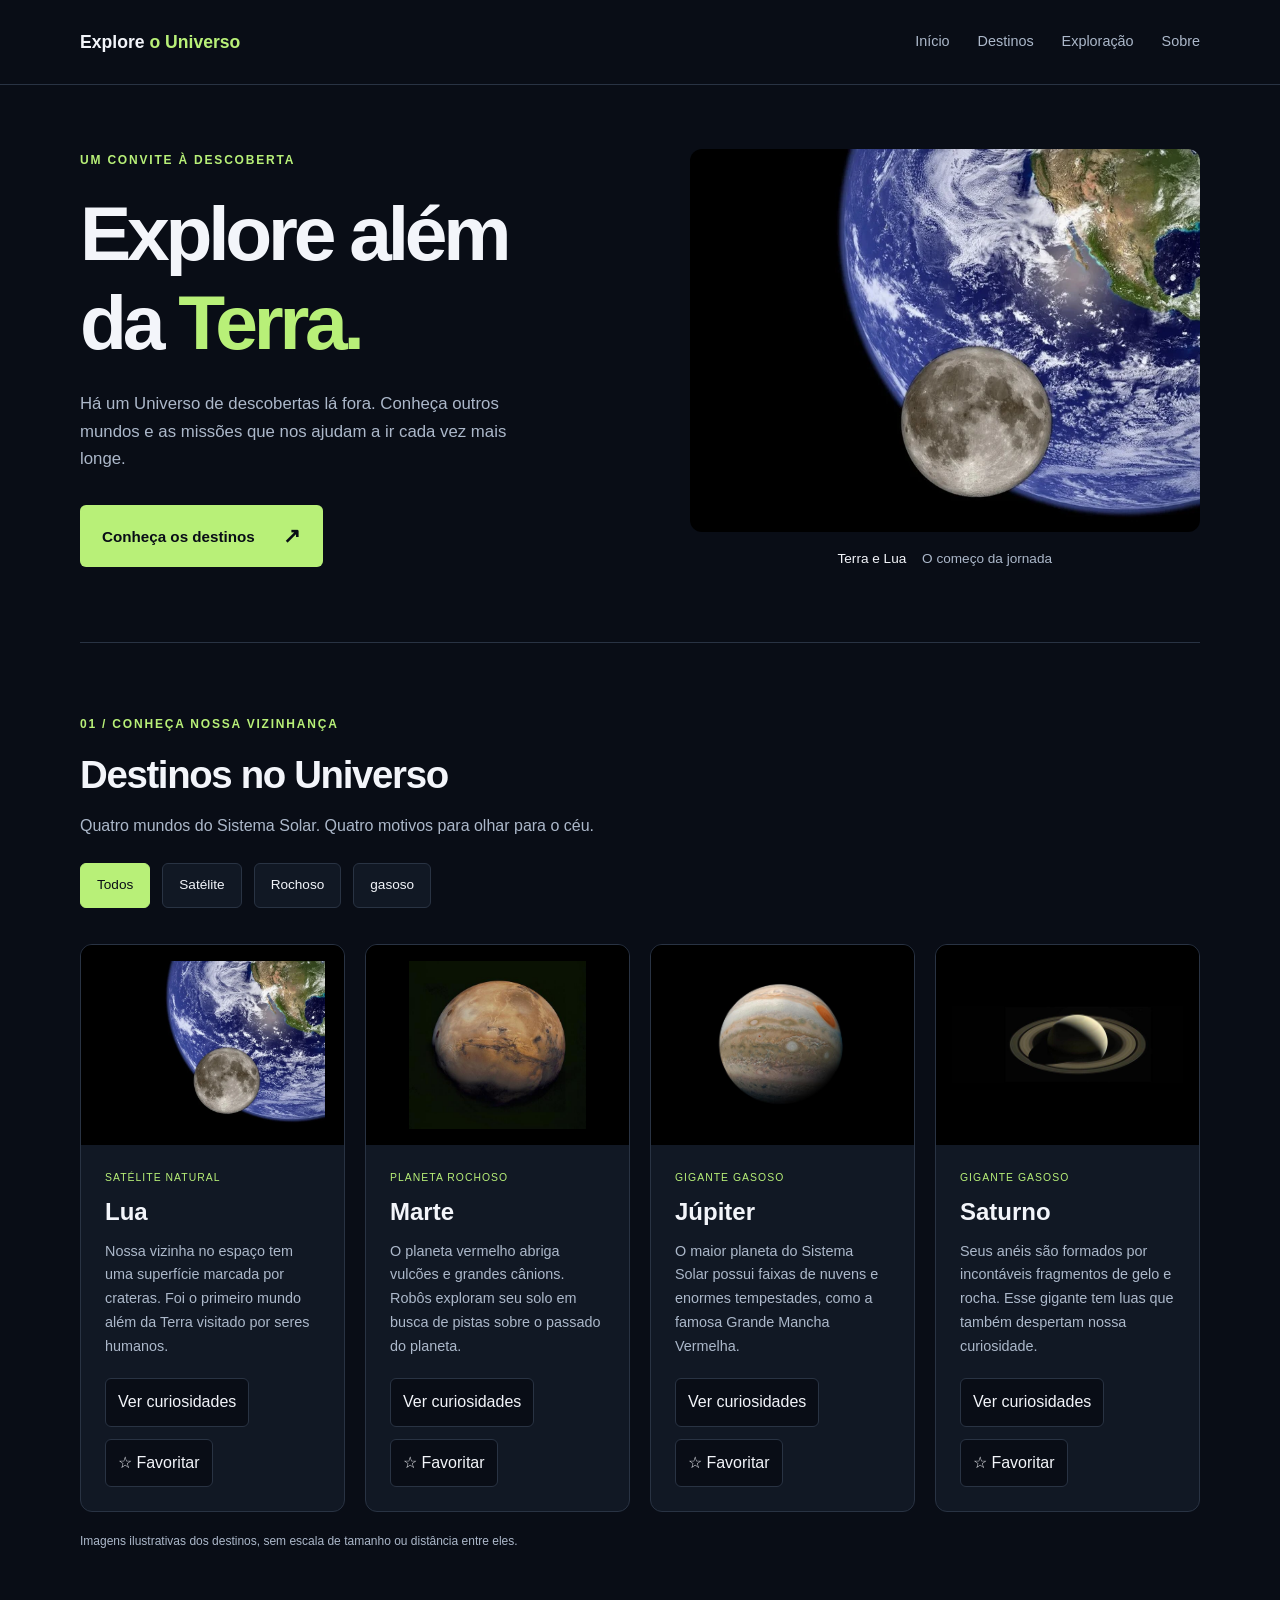
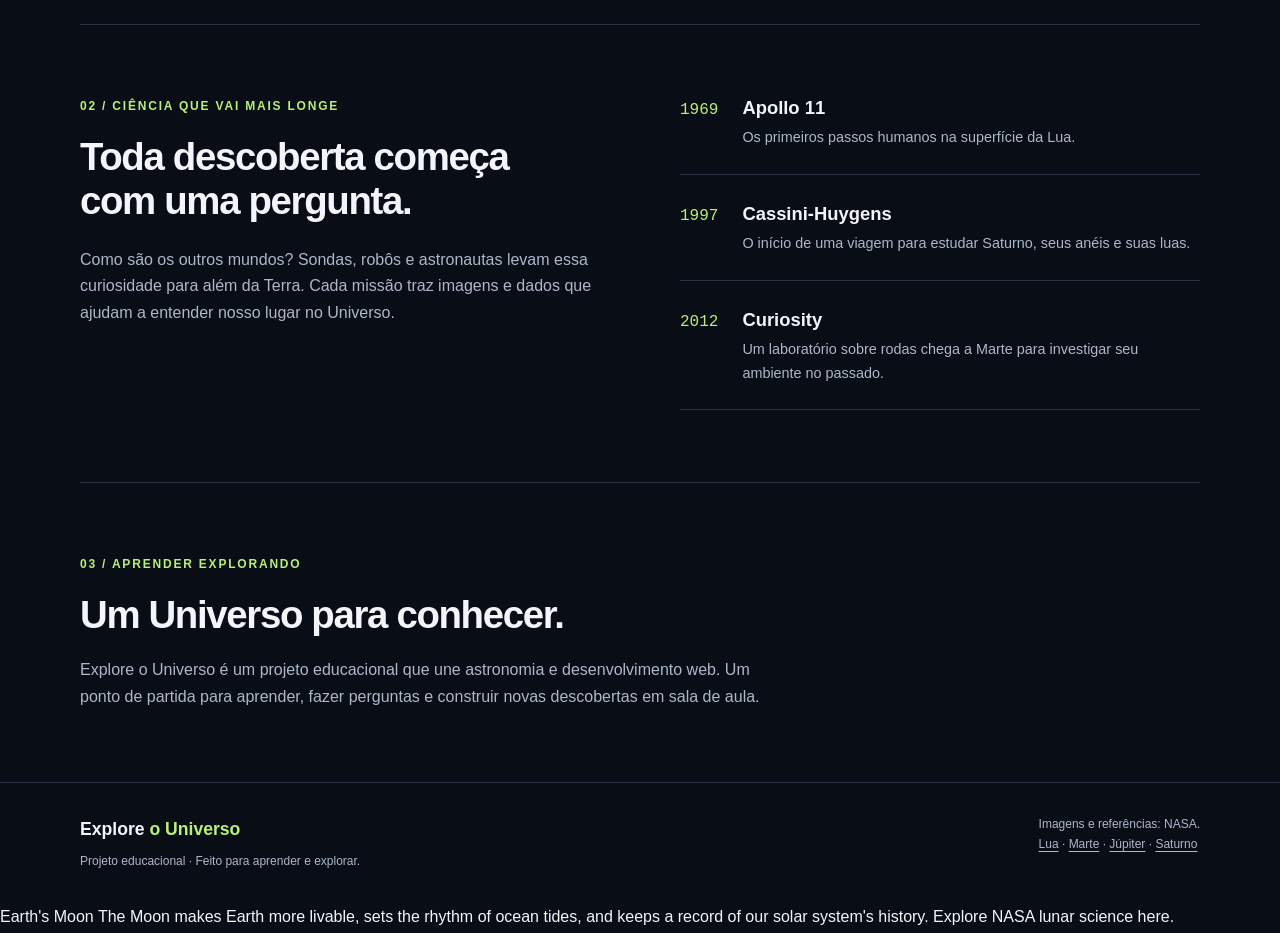
<file: versao 2/index.html>
<!DOCTYPE html>
<html lang="pt-BR">
<head>
  <meta charset="UTF-8">
  <meta name="viewport" content="width=device-width, initial-scale=1.0">
  <meta name="description" content="Conheça a Lua, Marte, Júpiter e Saturno e descubra um pouco da história da exploração espacial.">
  <title>Explore o Universo</title>
  <link rel="stylesheet" href="css/estilos.css">
</head>
<body>
  <header class="cabecalho">
    <div class="container cabecalho-conteudo">
      <h1 class="marca"><a href="#inicio">Explore <span>o Universo</span></a></h1>
      <nav aria-label="Navegação principal">
        <ul class="menu">
          <li><a href="#inicio">Início</a></li>
          <li><a href="#destinos">Destinos</a></li>
          <li><a href="#exploracao">Exploração</a></li>
          <li><a href="#sobre">Sobre</a></li>
        </ul>
      </nav>
    </div>
  </header>
 
  <main>
    <section class="destaque container" id="inicio" aria-labelledby="titulo-destaque">
      <div class="destaque-texto">
        <p class="etiqueta">Um convite à descoberta</p>
        <h2 id="titulo-destaque">Explore além<br>da <span>Terra.</span></h2>
        <p class="introducao">Há um Universo de descobertas lá fora. Conheça outros mundos e as missões que nos ajudam a ir cada vez mais longe.</p>
        <a class="botao" href="#destinos">Conheça os destinos <span aria-hidden="true">↗</span></a>
      </div>
      <figure class="destaque-imagem">
        <img src="img/lua.webp" alt="Composição mostrando a Lua em primeiro plano e a Terra ao fundo." width="1000" height="750">
        <figcaption>Terra e Lua <span>O começo da jornada</span></figcaption>
      </figure>
    </section>
 
    <section class="destinos secao container" id="destinos" aria-labelledby="titulo-destinos">
      <p class="etiqueta">01 / Conheça nossa vizinhança</p>
      <h2 id="titulo-destinos">Destinos no Universo</h2>
      <p class="descricao-secao">Quatro mundos do Sistema Solar. Quatro motivos para olhar para o céu.</p>
 
      <!-- DIV com o papel/finalidade de um grupo de botões -->
       <!-- Usamos o aria-label oara descrever/detalhar a finalidade desse grupo de botões -->
      <div class="filtros-destinos" role="group" aria-label="filtrar destinos por categoria">
        <button data-filtro="todos" type="button" class="filtro-ativo" aria-pressed="true">Todos</button>
        <button data-filtro="Satélite" type="button" aria-pressed="false">Satélite</button>
        <button data-filtro="Rochoso" type="button" aria-pressed="false">Rochoso</button>
        <button data-filtro="Gasoso" type="button" aria-pressed="false">gasoso</button>
      </div>
 
 
 
      <div class="grade-destinos">
        <article class="card-destino" data-categoria="Satélite">
          <img src="img/lua.webp" alt="Lua com áreas claras e escuras, em uma composição com a Terra ao fundo." width="760" height="570">
          <div class="card-conteudo">
            <p class="categoria">Satélite natural</p>
            <h3>Lua</h3>
            <p class="descricao-card">Nossa vizinha no espaço tem uma superfície marcada por crateras. Foi o primeiro mundo além da Terra visitado por seres humanos.</p>
 
            <!-- Atributos aria-*
            Recursos importantes para sinalizar/avisar ferramentas/tecnologiasde acessibilidade sobre diferentes estados dos elementos da página -->
 
            <div class="acoes-card">
              <button type="button" class="botao-curiosidade" aria-expanded="false" aria-controls="curiosidade-lua">
                Ver curiosidades
              </button>
              <button type="button" class="botao-favorito" aria-pressed="false">
                ☆ Favoritar
              </button>
            </div>
 
            <p class="curiosidade" hidden> A Lua leva aproximadamente 27 dias para dar uma volta ao redor da Terra.</p>
          </div>
        </article>
 
        <article class="card-destino" data-categoria="Rochoso">
          <img src="img/marte.jpg" alt="Marte visto do espaço, com superfície em tons avermelhados." width="506" height="480">
          <div class="card-conteudo">
            <p class="categoria">Planeta rochoso</p>
            <h3>Marte</h3>
            <p class="descricao-card">O planeta vermelho abriga vulcões e grandes cânions. Robôs exploram seu solo em busca de pistas sobre o passado do planeta.</p>
 
            <div class="acoes-card">
              <button type="button" class="botao-curiosidade" aria-expanded="false" aria-controls="curiosidade-marte">
                Ver curiosidades
              </button>
              <button type="button" class="botao-favorito" aria-pressed="false">
                ☆ Favoritar
              </button>
            </div>
 
            <p class="curiosidade" id="curiosidade-marte" hidden> Um dia em Marte dura cerca de 24 horas e 40 minutos.</p>
 
          </div>
        </article>
 
        <article class="card-destino" data-categoria="Gasoso">
          <img src="img/jupiter.jpg" alt="Júpiter com faixas de nuvens e uma grande tempestade oval." width="750" height="750">
          <div class="card-conteudo">
            <p class="categoria">Gigante gasoso</p>
            <h3>Júpiter</h3>
            <p class="descricao-card">O maior planeta do Sistema Solar possui faixas de nuvens e enormes tempestades, como a famosa Grande Mancha Vermelha.</p>
 
            <div class="acoes-card">
              <button type="button" class="botao-curiosidade" aria-expanded="false" aria-controls="curiosidade-jupiter">
                Ver curiosidades
              </button>
              <button type="button" class="botao-favorito" aria-pressed="false">
                ☆ Favoritar
              </button>
            </div>
            <p class="curiosidade" id="curiosidade" hidden>Júpiter leva cerca de 12 anos terrestres para completar uma volta ao redor do Sol.</p>
          </div>
        </article>
 
        <article class="card-destino" data-categoria="Gasoso">
          <img src="img/saturno.jpg" alt="Saturno envolvido por seus amplos anéis, contra o fundo escuro do espaço." width="960" height="320">
          <div class="card-conteudo">     <p class="categoria">Gigante gasoso</p>
            <h3>Saturno</h3>
            <p class="descricao-card">Seus anéis são formados por incontáveis fragmentos de gelo e rocha. Esse gigante tem luas que também despertam nossa curiosidade.</p>
 
            <div class="acoes-card">
              <button type="button" class="botao-curiosidade" aria-expanded="false" aria-controls="curiosidade-jupiter">
                Ver curiosidades
              </button>
              <button type="button" class="botao-favorito" aria-pressed="false">
                ☆ Favoritar
              </button>
            </div>
 
            <p class="curiosidade" id="curiosidade" hidden> Saturno leva aproximadamente 29 anos terrestres para completar uma volta ao redor do Sol.</p>
          </div>
        </article>
      </div>
      <p class="nota">Imagens ilustrativas dos destinos, sem escala de tamanho ou distância entre eles.</p>
    </section>
 
    <section class="exploracao secao container" id="exploracao" aria-labelledby="titulo-exploracao">
      <div>
        <p class="etiqueta">02 / Ciência que vai mais longe</p>
        <h2 id="titulo-exploracao">Toda descoberta começa com uma pergunta.</h2>
        <p>Como são os outros mundos? Sondas, robôs e astronautas levam essa curiosidade para além da Terra. Cada missão traz imagens e dados que ajudam a entender nosso lugar no Universo.</p>
      </div>
      <ol class="missoes" aria-label="Marcos da exploração espacial">
        <li><span class="ano">1969</span><div><h3>Apollo 11</h3><p>Os primeiros passos humanos na superfície da Lua.</p></div></li>
        <li><span class="ano">1997</span><div><h3>Cassini-Huygens</h3><p>O início de uma viagem para estudar Saturno, seus anéis e suas luas.</p></div></li>
        <li><span class="ano">2012</span><div><h3>Curiosity</h3><p>Um laboratório sobre rodas chega a Marte para investigar seu ambiente no passado.</p></div></li>
      </ol>
    </section>
 
    <section class="sobre secao container" id="sobre" aria-labelledby="titulo-sobre">
      <p class="etiqueta">03 / Aprender explorando</p>
      <h2 id="titulo-sobre">Um Universo para conhecer.</h2>
      <p>Explore o Universo é um projeto educacional que une astronomia e desenvolvimento web. Um ponto de partida para aprender, fazer perguntas e construir novas descobertas em sala de aula.</p>
    </section>
  </main>
 
  <footer class="rodape">
    <div class="container rodape-conteudo">
      <div><p class="marca">Explore <span>o Universo</span></p><p class="texto-rodape">Projeto educacional · Feito para aprender e explorar.</p></div>
      <p class="creditos">Imagens e referências: NASA.<br>
        <a href="https://science.nasa.gov/moon/">Lua</a> ·
        <a href="https://science.nasa.gov/mars/">Marte</a> ·
        <a href="https://science.nasa.gov/jupiter/">Júpiter</a> ·
        <a href="https://science.nasa.gov/saturn/">Saturno</a>
      </p>
    </div>
  </footer>
 
  <script src="js/script.js"></script>
 
</body>
</html>
 
Earth's Moon
The Moon makes Earth more livable, sets the rhythm of ocean tides, and keeps a record of our solar system's history. Explore NASA lunar science here.
</file>
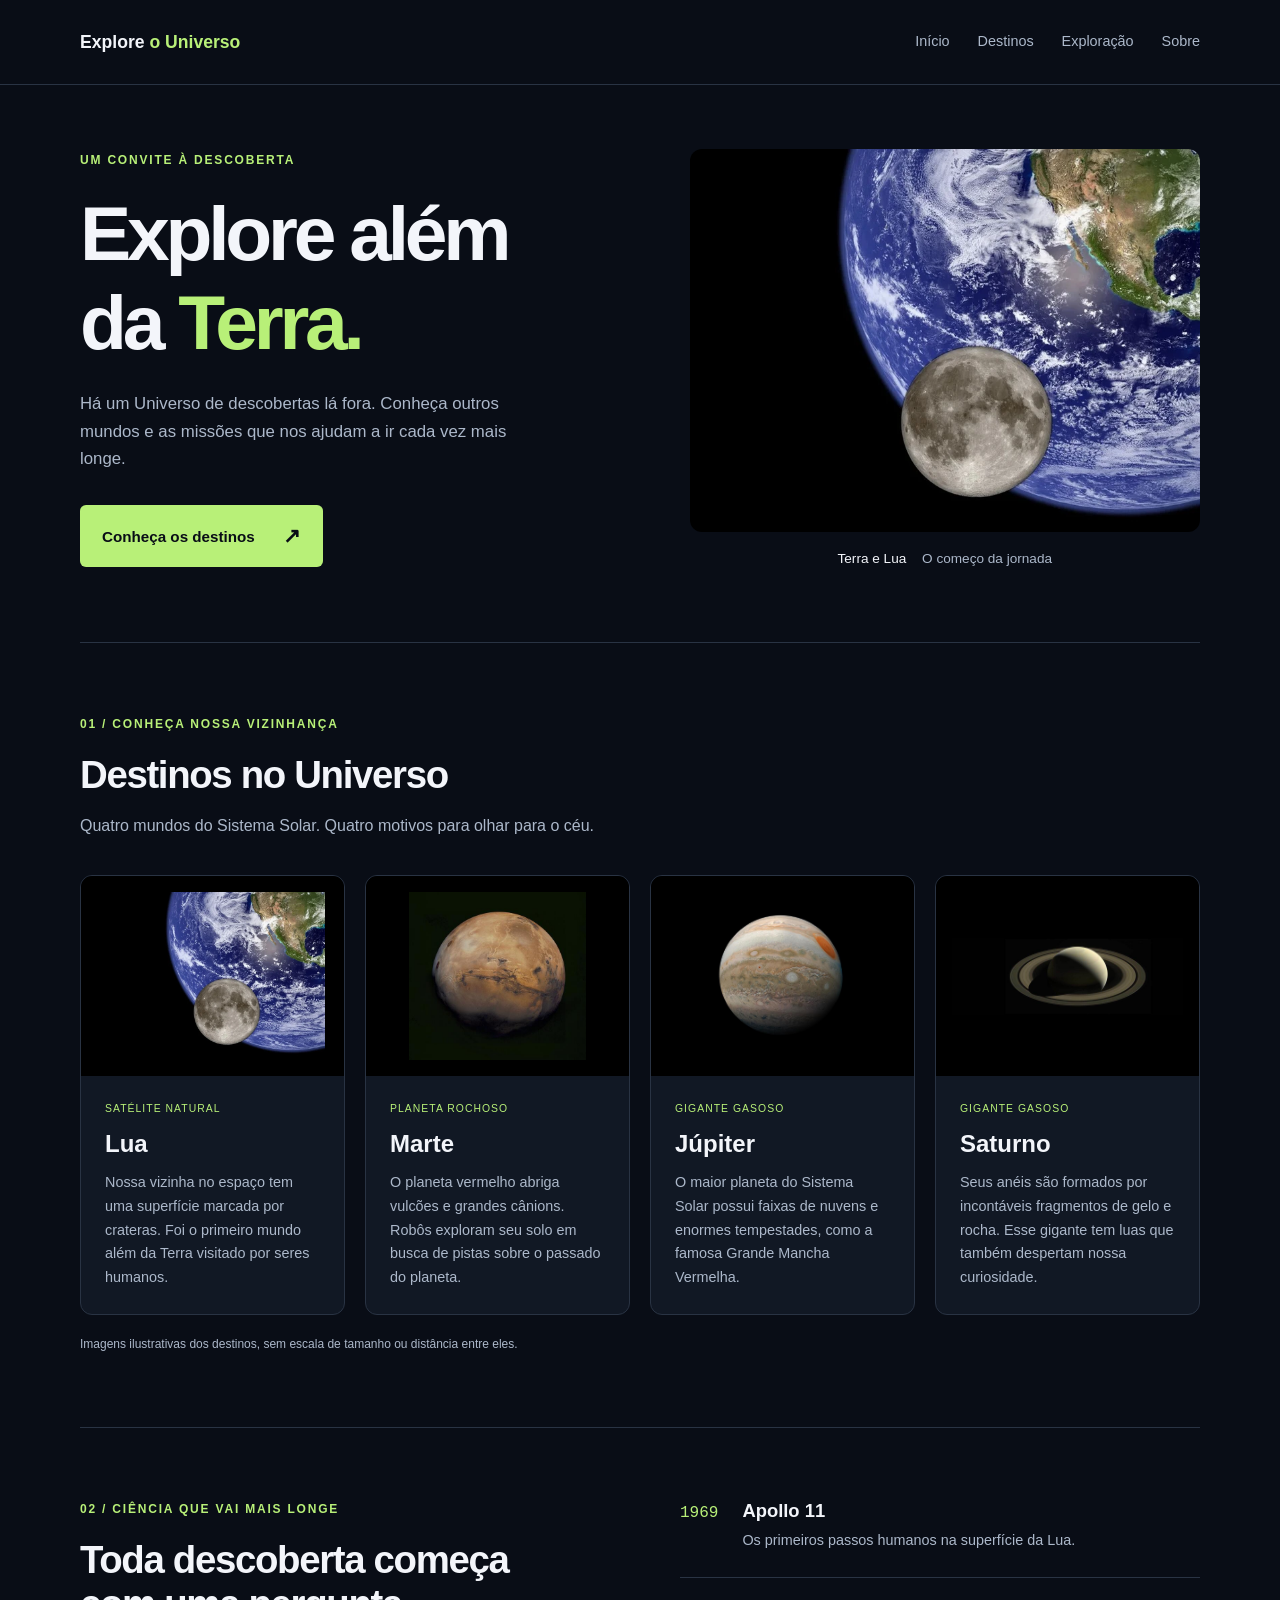
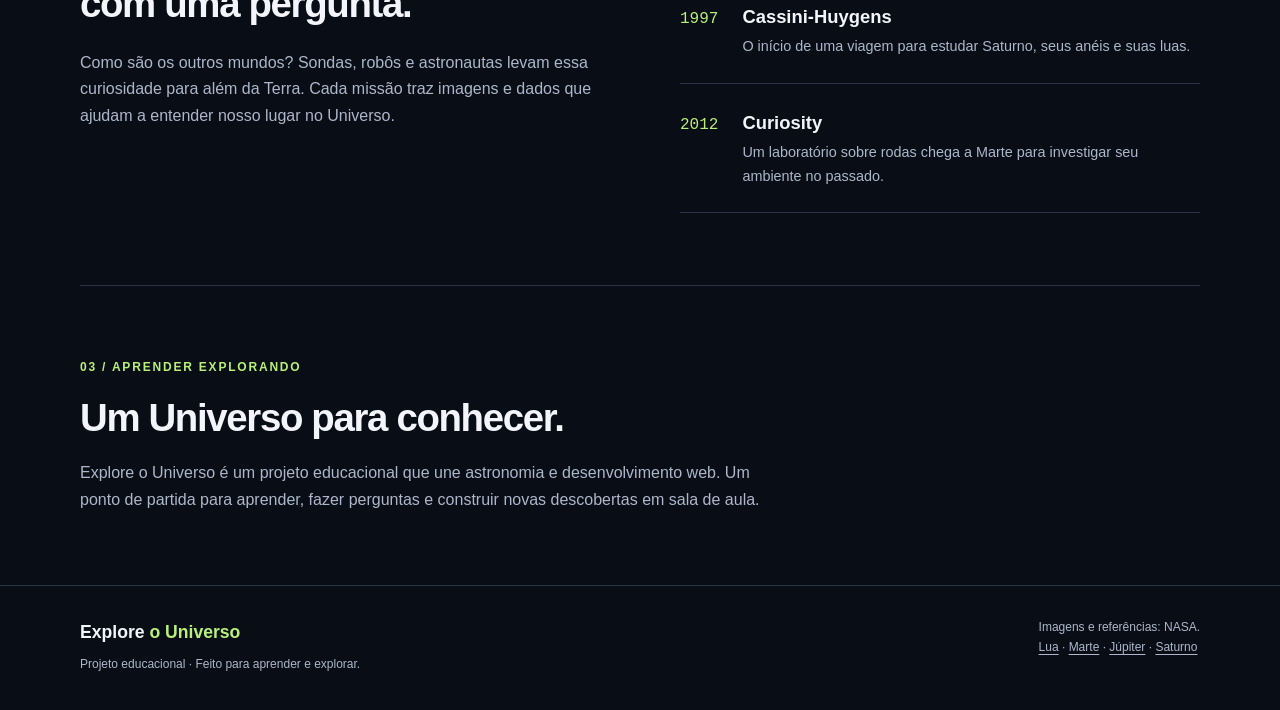
<file: versao0/index.html>
<!DOCTYPE html>
<html lang="pt-BR">
<head>
  <meta charset="UTF-8">
  <meta name="viewport" content="width=device-width, initial-scale=1.0">
  <meta name="description" content="Conheça a Lua, Marte, Júpiter e Saturno e descubra um pouco da história da exploração espacial.">
  <title>Explore o Universo</title>
  <link rel="stylesheet" href="css/estilos.css">
</head>
<body>
  <header class="cabecalho">
    <div class="container cabecalho-conteudo">
      <h1 class="marca"><a href="#inicio">Explore <span>o Universo</span></a></h1>
      <nav aria-label="Navegação principal">
        <ul class="menu">
          <li><a href="#inicio">Início</a></li>
          <li><a href="#destinos">Destinos</a></li>
          <li><a href="#exploracao">Exploração</a></li>
          <li><a href="#sobre">Sobre</a></li>
        </ul>
      </nav>
    </div>
  </header>

  <main>
    <section class="destaque container" id="inicio" aria-labelledby="titulo-destaque">
      <div class="destaque-texto">
        <p class="etiqueta">Um convite à descoberta</p>
        <h2 id="titulo-destaque">Explore além<br>da <span>Terra.</span></h2>
        <p class="introducao">Há um Universo de descobertas lá fora. Conheça outros mundos e as missões que nos ajudam a ir cada vez mais longe.</p>
        <a class="botao" href="#destinos">Conheça os destinos <span aria-hidden="true">↗</span></a>
      </div>
      <figure class="destaque-imagem">
        <img src="img/lua.webp" alt="Composição mostrando a Lua em primeiro plano e a Terra ao fundo." width="1000" height="750">
        <figcaption>Terra e Lua <span>O começo da jornada</span></figcaption>
      </figure>
    </section>

    <section class="destinos secao container" id="destinos" aria-labelledby="titulo-destinos">
      <p class="etiqueta">01 / Conheça nossa vizinhança</p>
      <h2 id="titulo-destinos">Destinos no Universo</h2>
      <p class="descricao-secao">Quatro mundos do Sistema Solar. Quatro motivos para olhar para o céu.</p>

      <div class="grade-destinos">
        <article class="card-destino">
          <img src="img/lua.webp" alt="Lua com áreas claras e escuras, em uma composição com a Terra ao fundo." width="760" height="570">
          <div class="card-conteudo">
            <p class="categoria">Satélite natural</p>
            <h3>Lua</h3>
            <p class="descricao-card">Nossa vizinha no espaço tem uma superfície marcada por crateras. Foi o primeiro mundo além da Terra visitado por seres humanos.</p>
          </div>
        </article>

        <article class="card-destino">
          <img src="img/marte.jpg" alt="Marte visto do espaço, com superfície em tons avermelhados." width="506" height="480">
          <div class="card-conteudo">
            <p class="categoria">Planeta rochoso</p>
            <h3>Marte</h3>
            <p class="descricao-card">O planeta vermelho abriga vulcões e grandes cânions. Robôs exploram seu solo em busca de pistas sobre o passado do planeta.</p>
          </div>
        </article>

        <article class="card-destino">
          <img src="img/jupiter.jpg" alt="Júpiter com faixas de nuvens e uma grande tempestade oval." width="750" height="750">
          <div class="card-conteudo">
            <p class="categoria">Gigante gasoso</p>
            <h3>Júpiter</h3>
            <p class="descricao-card">O maior planeta do Sistema Solar possui faixas de nuvens e enormes tempestades, como a famosa Grande Mancha Vermelha.</p>
          </div>
        </article>

        <article class="card-destino">
          <img src="img/saturno.jpg" alt="Saturno envolvido por seus amplos anéis, contra o fundo escuro do espaço." width="960" height="320">
          <div class="card-conteudo">
            <p class="categoria">Gigante gasoso</p>
            <h3>Saturno</h3>
            <p class="descricao-card">Seus anéis são formados por incontáveis fragmentos de gelo e rocha. Esse gigante tem luas que também despertam nossa curiosidade.</p>
          </div>
        </article>
      </div>
      <p class="nota">Imagens ilustrativas dos destinos, sem escala de tamanho ou distância entre eles.</p>
    </section>

    <section class="exploracao secao container" id="exploracao" aria-labelledby="titulo-exploracao">
      <div>
        <p class="etiqueta">02 / Ciência que vai mais longe</p>
        <h2 id="titulo-exploracao">Toda descoberta começa com uma pergunta.</h2>
        <p>Como são os outros mundos? Sondas, robôs e astronautas levam essa curiosidade para além da Terra. Cada missão traz imagens e dados que ajudam a entender nosso lugar no Universo.</p>
      </div>
      <ol class="missoes" aria-label="Marcos da exploração espacial">
        <li><span class="ano">1969</span><div><h3>Apollo 11</h3><p>Os primeiros passos humanos na superfície da Lua.</p></div></li>
        <li><span class="ano">1997</span><div><h3>Cassini-Huygens</h3><p>O início de uma viagem para estudar Saturno, seus anéis e suas luas.</p></div></li>
        <li><span class="ano">2012</span><div><h3>Curiosity</h3><p>Um laboratório sobre rodas chega a Marte para investigar seu ambiente no passado.</p></div></li>
      </ol>
    </section>

    <section class="sobre secao container" id="sobre" aria-labelledby="titulo-sobre">
      <p class="etiqueta">03 / Aprender explorando</p>
      <h2 id="titulo-sobre">Um Universo para conhecer.</h2>
      <p>Explore o Universo é um projeto educacional que une astronomia e desenvolvimento web. Um ponto de partida para aprender, fazer perguntas e construir novas descobertas em sala de aula.</p>
    </section>
  </main>

  <footer class="rodape">
    <div class="container rodape-conteudo">
      <div><p class="marca">Explore <span>o Universo</span></p><p class="texto-rodape">Projeto educacional · Feito para aprender e explorar.</p></div>
      <p class="creditos">Imagens e referências: NASA.<br>
        <a href="https://science.nasa.gov/moon/">Lua</a> ·
        <a href="https://science.nasa.gov/mars/">Marte</a> ·
        <a href="https://science.nasa.gov/jupiter/">Júpiter</a> ·
        <a href="https://science.nasa.gov/saturn/">Saturno</a>
      </p>
    </div>
  </footer>
</body>
</html>
</file>
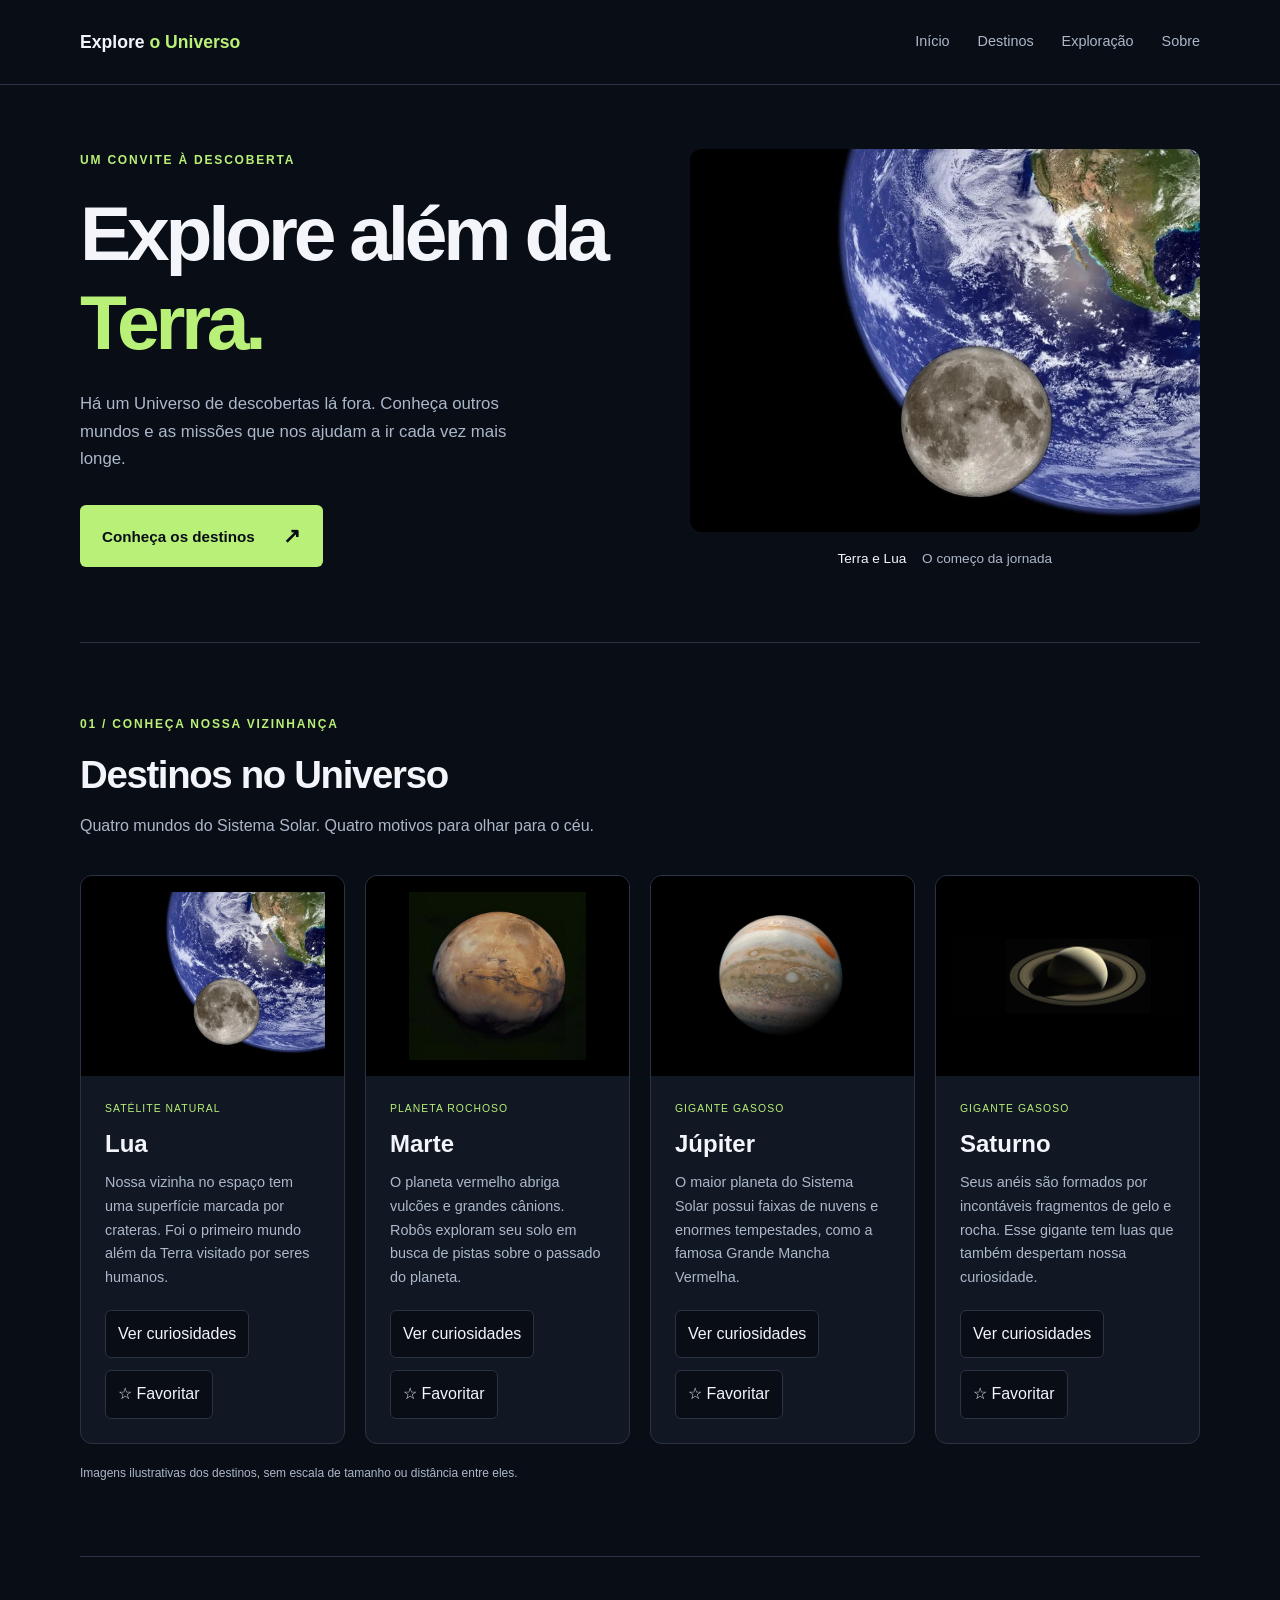
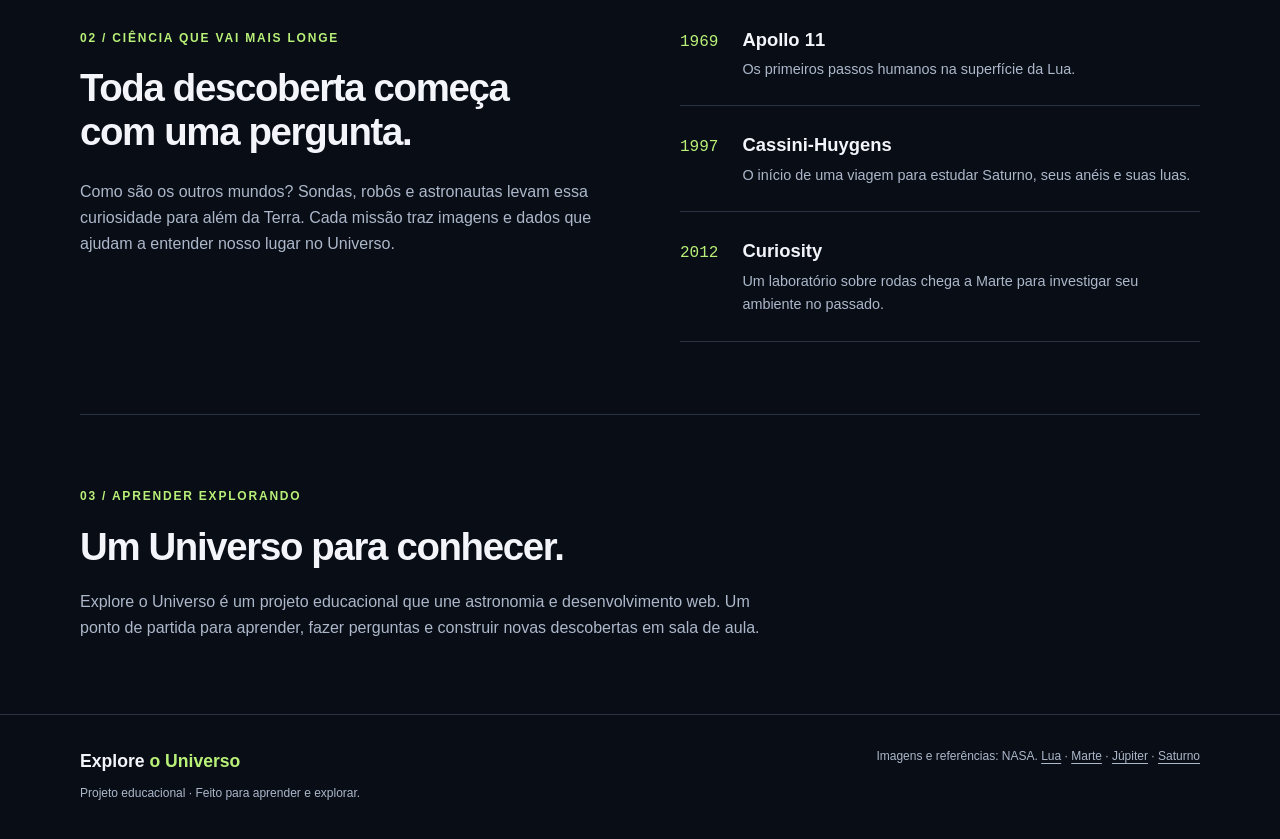
<file: versao1/index.html>
<!DOCTYPE html>
<html lang="pt-BR">
<head>
  <meta charset="UTF-8">
  <meta name="viewport" content="width=device-width, initial-scale=1.0">
  <meta name="description" content="Conheça a Lua, Marte, Júpiter e Saturno e descubra um pouco da história da exploração espacial.">
  <title>Explore o Universo</title>
  <link rel="stylesheet" href="css/estilos.css">
</head>
<body>
  <header class="cabecalho">
    <div class="container cabecalho-conteudo">
      <h1 class="marca"><a href="#inicio">Explore <span>o Universo</span></a></h1>
      <nav aria-label="Navegação principal">
        <ul class="menu">
          <li><a href="#inicio">Início</a></li>
          <li><a href="#destinos">Destinos</a></li>
          <li><a href="#exploracao">Exploração</a></li>
          <li><a href="#sobre">Sobre</a></li>
        </ul>
      </nav>
    </div>
  </header>

  <main>
    <section class="destaque container" id="inicio" aria-labelledby="titulo-destaque">
      <div class="destaque-texto">
        <p class="etiqueta">Um convite à descoberta</p>
        <h2 id="titulo-destaque">Explore além da <span>Terra.</span></h2>
        <p class="introducao">Há um Universo de descobertas lá fora. Conheça outros mundos e as missões que nos ajudam a ir cada vez mais longe.</p>
        <a class="botao" href="#destinos">Conheça os destinos <span aria-hidden="true">↗</span></a>
      </div>
      <figure class="destaque-imagem">
        <img src="img/lua.webp" alt="Composição mostrando a Lua em primeiro plano e a Terra ao fundo." width="1000" height="750">
        <figcaption>Terra e Lua <span>O começo da jornada</span></figcaption>
      </figure>
    </section>

    <section class="destinos secao container" id="destinos" aria-labelledby="titulo-destinos">
      <p class="etiqueta">01 / Conheça nossa vizinhança</p>
      <h2 id="titulo-destinos">Destinos no Universo</h2>
      <p class="descricao-secao">Quatro mundos do Sistema Solar. Quatro motivos para olhar para o céu.</p>

      <div class="grade-destinos">
        <article class="card-destino">
          <img src="img/lua.webp" alt="Lua com áreas claras e escuras, em uma composição com a Terra ao fundo." width="760" height="570">
          <div class="card-conteudo">
            <p class="categoria">Satélite natural</p>
            <h3>Lua</h3>
            <p class="descricao-card">Nossa vizinha no espaço tem uma superfície marcada por crateras. Foi o primeiro mundo além da Terra visitado por seres humanos.</p>

            <!-- Atributos aria-* 
             Recursos importantes para sinalizar/avisar ferramentas/tecnologias
             de acessibilidade sobre diferentes estados dos elementos da página -->
            <div class="acoes-card">
              <button type="button" class="botao-curiosidade" aria-expanded="false" aria-controls="curiosidade-lua">
                Ver curiosidades
              </button>
              <button type="button" class="botao-favorito" aria-pressed="false">
                ☆ Favoritar
              </button>
            </div>

            <p class="curiosidade" id="curiosidade-lua" hidden>
              A Lua leva aproximadamente 27 dias para dar uma volta ao redor da Terra.
            </p>
          </div>
        </article>

        <article class="card-destino">
          <img src="img/marte.jpg" alt="Marte visto do espaço, com superfície em tons avermelhados." width="506" height="480">
          <div class="card-conteudo">
            <p class="categoria">Planeta rochoso</p>
            <h3>Marte</h3>
            <p class="descricao-card">O planeta vermelho abriga vulcões e grandes cânions. Robôs exploram seu solo em busca de pistas sobre o passado do planeta.</p>

            <div class="acoes-card">
              <button type="button" class="botao-curiosidade" aria-expanded="false" aria-controls="curiosidade-marte">
                Ver curiosidades
              </button>
              <button type="button" class="botao-favorito" aria-pressed="false">
                ☆ Favoritar
              </button>
            </div>

            <p class="curiosidade" id="curiosidade-marte" hidden>
              Um dia em Marte dura cerca de 24 horas e 40 minutos.
            </p>
          </div>
        </article>

        <article class="card-destino">
          <img src="img/jupiter.jpg" alt="Júpiter com faixas de nuvens e uma grande tempestade oval." width="750" height="750">
          <div class="card-conteudo">
            <p class="categoria">Gigante gasoso</p>
            <h3>Júpiter</h3>
            <p class="descricao-card">O maior planeta do Sistema Solar possui faixas de nuvens e enormes tempestades, como a famosa Grande Mancha Vermelha.</p>
            <div class="acoes-card">
              <button type="button" class="botao-curiosidade" aria-expanded="false" aria-controls="curiosidade-jupiter">
                Ver curiosidades
              </button>
              <button type="button" class="botao-favorito" aria-pressed="false">
                ☆ Favoritar
              </button>
            </div>
            <p class="curiosidade" id="curiosidade-jupiter" hidden>
              Júpiter leva cerca de 12 anos terrestres para completar uma volta ao redor do Sol.
            </p>
          </div>
        </article>

        <article class="card-destino">
          <img src="img/saturno.jpg" alt="Saturno envolvido por seus amplos anéis, contra o fundo escuro do espaço." width="960" height="320">
          <div class="card-conteudo">
            <p class="categoria">Gigante gasoso</p>
            <h3>Saturno</h3>
            <p class="descricao-card">Seus anéis são formados por incontáveis fragmentos de gelo e rocha. Esse gigante tem luas que também despertam nossa curiosidade.</p>

            <div class="acoes-card">
              <button type="button" class="botao-curiosidade" aria-expanded="false" aria-controls="curiosidade-saturno">
                Ver curiosidades
              </button>
              <button type="button" class="botao-favorito" aria-pressed="false">
                ☆ Favoritar
              </button>
            </div>
            <p class="curiosidade" id="curiosidade-saturno" hidden>
              Saturno leva aproximadamente 29 anos terrestres para completar uma volta ao redor do Sol.
            </p>
          </div>
        </article>
      </div>
      <p class="nota">Imagens ilustrativas dos destinos, sem escala de tamanho ou distância entre eles.</p>
    </section>

    <section class="exploracao secao container" id="exploracao" aria-labelledby="titulo-exploracao">
      <div>
        <p class="etiqueta">02 / Ciência que vai mais longe</p>
        <h2 id="titulo-exploracao">Toda descoberta começa com uma pergunta.</h2>
        <p>Como são os outros mundos? Sondas, robôs e astronautas levam essa curiosidade para além da Terra. Cada missão traz imagens e dados que ajudam a entender nosso lugar no Universo.</p>
      </div>
      <ol class="missoes" aria-label="Marcos da exploração espacial">
        <li><span class="ano">1969</span><div><h3>Apollo 11</h3><p>Os primeiros passos humanos na superfície da Lua.</p></div></li>
        <li><span class="ano">1997</span><div><h3>Cassini-Huygens</h3><p>O início de uma viagem para estudar Saturno, seus anéis e suas luas.</p></div></li>
        <li><span class="ano">2012</span><div><h3>Curiosity</h3><p>Um laboratório sobre rodas chega a Marte para investigar seu ambiente no passado.</p></div></li>
      </ol>
    </section>

    <section class="sobre secao container" id="sobre" aria-labelledby="titulo-sobre">
      <p class="etiqueta">03 / Aprender explorando</p>
      <h2 id="titulo-sobre">Um Universo para conhecer.</h2>
      <p>Explore o Universo é um projeto educacional que une astronomia e desenvolvimento web. Um ponto de partida para aprender, fazer perguntas e construir novas descobertas em sala de aula.</p>
    </section>
  </main>

  <footer class="rodape">
    <div class="container rodape-conteudo">
      <div><p class="marca">Explore <span>o Universo</span></p><p class="texto-rodape">Projeto educacional · Feito para aprender e explorar.</p></div>
      <p class="creditos">Imagens e referências: NASA.

        <a href="https://science.nasa.gov/moon/">Lua</a> ·
        <a href="https://science.nasa.gov/mars/">Marte</a> ·
        <a href="https://science.nasa.gov/jupiter/">Júpiter</a> ·
        <a href="https://science.nasa.gov/saturn/">Saturno</a>
      </p>
    </div>
  </footer>

  <script src="js/script.js"></script>
</body>
</html>
</file>
<file: versao 2/css/estilos.css>
/* Mobile First: estilos-base para telas pequenas. */
:root {
  --fundo: #090d16;
  --superficie: #111824;
  --texto: #f3f5fa;
  --texto-suave: #acb8ca;
  --destaque: #b8f078;
  --borda: #293343;
}

html {
  scroll-behavior: smooth;
}

* {
  box-sizing: border-box;
}

body {
  margin: 0;
  background: var(--fundo);
  color: var(--texto);
  font-family: Arial, Helvetica, sans-serif;
  line-height: 1.65;
}

a {
  color: inherit;
}
img {
  display: block;
  max-width: 100%;
  height: auto;
}
h1,
h2,
h3,
p,
figure {
  margin: 0;
}
h1,
h2,
h3 {
  line-height: 1.15;
}
p {
  color: var(--texto-suave);
}
section {
  scroll-margin-top: 120px;
}

.container {
  width: min(1120px, 90%);
  margin-inline: auto;
}
.secao {
  padding-block: 48px;
}
.etiqueta {
  margin-bottom: 18px;
  color: var(--destaque);
  font-size: 0.75rem;
  font-weight: 700;
  letter-spacing: 0.15em;
  text-transform: uppercase;
}
h2 {
  font-size: clamp(1.8rem, 3vw, 2.6rem);
  letter-spacing: -0.035em;
}
.descricao-secao {
  margin-top: 16px;
}

/* Navegação: os links continuam visíveis e quebram de linha no celular. */
.cabecalho {
  position: sticky;
  top: 0;
  z-index: 10;
  border-bottom: 1px solid var(--borda);
  background: var(--fundo);
}
.cabecalho-conteudo {
  display: flex;
  justify-content: space-between;
  align-items: center;
  flex-wrap: wrap;
  gap: 12px;
  padding-block: 20px;
}
.marca {
  color: var(--texto);
  font-size: 1.1rem;
  font-weight: 700;
  text-decoration: none;
}
.marca a {
  text-decoration: none;
}
.marca span {
  color: var(--destaque);
}
.menu {
  display: flex;
  flex-wrap: wrap;
  gap: 8px 20px;
  margin: 0;
  padding: 0;
  list-style: none;
}
.menu a {
  display: inline-block;
  padding-block: 6px;
  color: var(--texto-suave);
  font-size: 0.9rem;
  text-decoration: none;
}
.menu a:hover,
.creditos a:hover {
  color: var(--destaque);
}
a:focus-visible, button:focus-visible {
  outline: 3px solid var(--destaque);
  outline-offset: 5px;
  border-radius: 3px;
}




/* Destaque: a mesma imagem local da Lua também aparece no primeiro card. */
.destaque {
  display: flex;
  flex-direction: column;
  gap: 36px;
  padding-block: 48px;
}
.destaque h2 {
  font-size: clamp(3rem, 6vw, 5.1rem);
  letter-spacing: -0.055em;
}
.destaque h2 span {
  color: var(--destaque);
}
.introducao {
  max-width: 440px;
  margin-top: 24px;
  font-size: 1.05rem;
}
.botao {
  display: inline-flex;
  align-items: center;
  gap: 28px;
  margin-top: 32px;
  padding: 14px 22px;
  border-radius: 6px;
  background: var(--destaque);
  color: var(--fundo);
  font-size: 0.95rem;
  font-weight: 700;
  text-decoration: none;
}
.botao:hover {
  background: #d0ffa0;
}
.botao span {
  font-size: 1.3rem;
}
.destaque-imagem {
  width: 85%;
  max-width: 340px;
  margin-inline: auto;
}
.destaque-imagem img {
  width: 100%;
  border-radius: 12px;
}
.destaque-imagem figcaption {
  margin-top: 16px;
  text-align: center;
  font-size: 0.85rem;
}
.destaque-imagem figcaption span {
  margin-left: 12px;
  color: var(--texto-suave);
}

/* Cards estáticos: uma estrutura igual para os quatro destinos. */
.destinos {
  border-top: 1px solid var(--borda);
}
.filtros-destinos {
  display: flex;
  flex-wrap: wrap;
  gap: 12px;
  margin-top: 24px;
}

.filtros-destinos button {
  padding: 10px 16px;
  min-height: 44px;
  border: 1px solid var(--borda);
  border-radius: 6px;
  background: var(--superficie);
  color: var(--texto);
  font: inherit;
  font-size: 0.85rem;
  cursor: pointer;
}

.filtros-destinos button:hover {
  border-color: var(--destaque);
}

.filtros-destinos .filtro-ativo {
  border-color: var(--destaque);
  background: var(--destaque);
  color: var(--fundo);
}
.grade-destinos {
  display: flex;
  flex-wrap: wrap;
  gap: 20px;
  margin-top: 36px;
}
.card-destino {
  flex: 0 1 100%;
  min-width: 0;
  overflow: hidden;
  border: 1px solid var(--borda);
  border-radius: 12px;
  background: var(--superficie);
}
.card-destino > img {
  width: 100%;
  height: 240px;
  padding: 16px;
  object-fit: contain;
  background: #000;
}
.card-conteudo {
  padding: 24px;
}
.categoria {
  margin-bottom: 12px;
  color: var(--destaque);
  font-size: 0.65rem;
  letter-spacing: 0.1em;
  text-transform: uppercase;
}
.card-conteudo h3 {
  margin-bottom: 14px;
  font-size: 1.5rem;
}

.descricao-card, .curiosidade {
  font-size: 0.9rem;
}

.acoes-card {
  display: flex;
  flex-wrap: wrap;
  gap: 12px;
  margin-top: 20px;
}

.acoes-card button {
  padding: 10px 12px;
  min-height: 44px;
  border: solid 1px var(--borda);
  border-radius: 6px;
  background: var(--fundo);
  color: var(--texto);
  font-size: 0.85rem;
  cursor: pointer;
  font: inherit;
}

.acoes-card button:hover {
  background: var(--borda);
}

.curiosidade {
  margin-top: 20px;
  padding-top: 20px;
  border-top: 1px solid var(--borda);
}

.card-destino.favoritado {
  border-color: var(--destaque);
}

.favoritado .botao-favorito {
  border-color: var(--destaque);
  background: var(--fundo);
  color: var(--destaque);
}

.nota {
  margin-top: 20px;
  font-size: 0.75rem;
}

/* Conteúdo introdutório e marcos das missões. */
.exploracao {
  display: flex;
  flex-direction: column;
  gap: 36px;
  border-top: 1px solid var(--borda);
}
.exploracao h2 {
  max-width: 450px;
  margin-bottom: 24px;
}
.missoes {
  display: flex;
  flex-direction: column;
  gap: 28px;
  margin: 0;
  padding: 0;
  list-style: none;
}
.missoes li {
  display: flex;
  align-items: baseline;
  gap: 24px;
  border-bottom: 1px solid var(--borda);
  padding-bottom: 24px;
}
.ano {
  color: var(--destaque);
  font-family: monospace;
  font-size: 1rem;
}
.missoes h3 {
  margin-bottom: 8px;
  font-size: 1.15rem;
}
.missoes p {
  font-size: 0.9rem;
}
.sobre {
  border-top: 1px solid var(--borda);
}
.sobre > p:last-child {
  max-width: 710px;
  margin-top: 20px;
}
.rodape {
  border-top: 1px solid var(--borda);
  padding-block: 32px;
}
.rodape-conteudo {
  display: flex;
  justify-content: space-between;
  flex-wrap: wrap;
  gap: 24px;
}
.texto-rodape,
.creditos {
  font-size: 0.75rem;
}
.rodape .marca {
  margin-bottom: 8px;
}
.creditos a {
  text-underline-offset: 3px;
}

/* Tablet: duas colunas, descontando o espaço entre os cards. */
@media (min-width: 600px) {
  .cabecalho-conteudo {
    gap: 20px;
    padding-block: 24px;
  }
  .menu {
    gap: 12px 28px;
  }
  .secao {
    padding-block: 72px;
  }
  .destaque {
    flex-direction: row;
    align-items: center;
    gap: 24px;
    padding-block: 64px 72px;
  }
  .destaque-texto {
    flex: 1.1;
    min-width: 0;
  }
  .destaque-imagem {
    flex: 1;
    min-width: 0;
    width: auto;
    max-width: none;
    margin-inline: 0;
  }
  .card-destino {
    flex-basis: calc((100% - 20px) / 2);
  }
  .card-destino > img {
    height: 200px;
  }
  .exploracao {
    flex-direction: row;
  }
  .exploracao > div,
  .exploracao > .missoes {
    flex: 1;
    min-width: 0;
  }
}

/* Computador: quatro cards por linha e mais espaço entre os blocos. */
@media (min-width: 951px) {
  .card-destino {
    flex-basis: calc((100% - 60px) / 4);
  }
  .destaque {
    gap: 48px;
  }
  .exploracao {
    gap: 80px;
  }
}


/* Acessibilidade: respeita a preferência do usuário por menos movimento. */
@media (prefers-reduced-motion: reduce) {
  html {
    scroll-behavior: auto;
  }
}
</file>
<file: versao0/css/estilos.css>
/* Mobile First: estilos-base para telas pequenas. */
:root {
  --fundo: #090d16;
  --superficie: #111824;
  --texto: #f3f5fa;
  --texto-suave: #acb8ca;
  --destaque: #b8f078;
  --borda: #293343;
}

html {
  scroll-behavior: smooth;
}

* {
  box-sizing: border-box;
}

body {
  margin: 0;
  background: var(--fundo);
  color: var(--texto);
  font-family: Arial, Helvetica, sans-serif;
  line-height: 1.65;
}

a {
  color: inherit;
}
img {
  display: block;
  max-width: 100%;
  height: auto;
}
h1,
h2,
h3,
p,
figure {
  margin: 0;
}
h1,
h2,
h3 {
  line-height: 1.15;
}
p {
  color: var(--texto-suave);
}
section {
  scroll-margin-top: 120px;
}

.container {
  width: min(1120px, 90%);
  margin-inline: auto;
}
.secao {
  padding-block: 48px;
}
.etiqueta {
  margin-bottom: 18px;
  color: var(--destaque);
  font-size: 0.75rem;
  font-weight: 700;
  letter-spacing: 0.15em;
  text-transform: uppercase;
}
h2 {
  font-size: clamp(1.8rem, 3vw, 2.6rem);
  letter-spacing: -0.035em;
}
.descricao-secao {
  margin-top: 16px;
}

/* Navegação: os links continuam visíveis e quebram de linha no celular. */
.cabecalho {
  position: sticky;
  top: 0;
  z-index: 10;
  border-bottom: 1px solid var(--borda);
  background: var(--fundo);
}
.cabecalho-conteudo {
  display: flex;
  justify-content: space-between;
  align-items: center;
  flex-wrap: wrap;
  gap: 12px;
  padding-block: 20px;
}
.marca {
  color: var(--texto);
  font-size: 1.1rem;
  font-weight: 700;
  text-decoration: none;
}
.marca a {
  text-decoration: none;
}
.marca span {
  color: var(--destaque);
}
.menu {
  display: flex;
  flex-wrap: wrap;
  gap: 8px 20px;
  margin: 0;
  padding: 0;
  list-style: none;
}
.menu a {
  display: inline-block;
  padding-block: 6px;
  color: var(--texto-suave);
  font-size: 0.9rem;
  text-decoration: none;
}
.menu a:hover,
.creditos a:hover {
  color: var(--destaque);
}
a:focus-visible {
  outline: 3px solid var(--destaque);
  outline-offset: 5px;
  border-radius: 3px;
}
/* Destaque: a mesma imagem local da Lua também aparece no primeiro card. */
.destaque {
  display: flex;
  flex-direction: column;
  gap: 36px;
  padding-block: 48px;
}
.destaque h2 {
  font-size: clamp(3rem, 6vw, 5.1rem);
  letter-spacing: -0.055em;
}
.destaque h2 span {
  color: var(--destaque);
}
.introducao {
  max-width: 440px;
  margin-top: 24px;
  font-size: 1.05rem;
}
.botao {
  display: inline-flex;
  align-items: center;
  gap: 28px;
  margin-top: 32px;
  padding: 14px 22px;
  border-radius: 6px;
  background: var(--destaque);
  color: var(--fundo);
  font-size: 0.95rem;
  font-weight: 700;
  text-decoration: none;
}
.botao:hover {
  background: #d0ffa0;
}
.botao span {
  font-size: 1.3rem;
}
.destaque-imagem {
  width: 85%;
  max-width: 340px;
  margin-inline: auto;
}
.destaque-imagem img {
  width: 100%;
  border-radius: 12px;
}
.destaque-imagem figcaption {
  margin-top: 16px;
  text-align: center;
  font-size: 0.85rem;
}
.destaque-imagem figcaption span {
  margin-left: 12px;
  color: var(--texto-suave);
}

/* Cards estáticos: uma estrutura igual para os quatro destinos. */
.destinos {
  border-top: 1px solid var(--borda);
}
.grade-destinos {
  display: flex;
  flex-wrap: wrap;
  gap: 20px;
  margin-top: 36px;
}
.card-destino {
  flex: 0 1 100%;
  min-width: 0;
  overflow: hidden;
  border: 1px solid var(--borda);
  border-radius: 12px;
  background: var(--superficie);
}
.card-destino > img {
  width: 100%;
  height: 240px;
  padding: 16px;
  object-fit: contain;
  background: #000;
}
.card-conteudo {
  padding: 24px;
}
.categoria {
  margin-bottom: 12px;
  color: var(--destaque);
  font-size: 0.65rem;
  letter-spacing: 0.1em;
  text-transform: uppercase;
}
.card-conteudo h3 {
  margin-bottom: 14px;
  font-size: 1.5rem;
}
.descricao-card {
  font-size: 0.9rem;
}
.nota {
  margin-top: 20px;
  font-size: 0.75rem;
}

/* Conteúdo introdutório e marcos das missões. */
.exploracao {
  display: flex;
  flex-direction: column;
  gap: 36px;
  border-top: 1px solid var(--borda);
}
.exploracao h2 {
  max-width: 450px;
  margin-bottom: 24px;
}
.missoes {
  display: flex;
  flex-direction: column;
  gap: 28px;
  margin: 0;
  padding: 0;
  list-style: none;
}
.missoes li {
  display: flex;
  align-items: baseline;
  gap: 24px;
  border-bottom: 1px solid var(--borda);
  padding-bottom: 24px;
}
.ano {
  color: var(--destaque);
  font-family: monospace;
  font-size: 1rem;
}
.missoes h3 {
  margin-bottom: 8px;
  font-size: 1.15rem;
}
.missoes p {
  font-size: 0.9rem;
}
.sobre {
  border-top: 1px solid var(--borda);
}
.sobre > p:last-child {
  max-width: 710px;
  margin-top: 20px;
}
.rodape {
  border-top: 1px solid var(--borda);
  padding-block: 32px;
}
.rodape-conteudo {
  display: flex;
  justify-content: space-between;
  flex-wrap: wrap;
  gap: 24px;
}
.texto-rodape,
.creditos {
  font-size: 0.75rem;
}
.rodape .marca {
  margin-bottom: 8px;
}
.creditos a {
  text-underline-offset: 3px;
}

/* Tablet: duas colunas, descontando o espaço entre os cards. */
@media (min-width: 600px) {
  .cabecalho-conteudo {
    gap: 20px;
    padding-block: 24px;
  }
  .menu {
    gap: 12px 28px;
  }
  .secao {
    padding-block: 72px;
  }
  .destaque {
    flex-direction: row;
    align-items: center;
    gap: 24px;
    padding-block: 64px 72px;
  }
  .destaque-texto {
    flex: 1.1;
    min-width: 0;
  }
  .destaque-imagem {
    flex: 1;
    min-width: 0;
    width: auto;
    max-width: none;
    margin-inline: 0;
  }
  .card-destino {
    flex-basis: calc((100% - 20px) / 2);
  }
  .card-destino > img {
    height: 200px;
  }
  .exploracao {
    flex-direction: row;
  }
  .exploracao > div,
  .exploracao > .missoes {
    flex: 1;
    min-width: 0;
  }
}

/* Computador: quatro cards por linha e mais espaço entre os blocos. */
@media (min-width: 951px) {
  .card-destino {
    flex-basis: calc((100% - 60px) / 4);
  }
  .destaque {
    gap: 48px;
  }
  .exploracao {
    gap: 80px;
  }
}


/* Acessibilidade: respeita a preferência do usuário por menos movimento. */
@media (prefers-reduced-motion: reduce) {
  html {
    scroll-behavior: auto;
  }
}
</file>
<file: versao1/css/estilos.css>
/* Mobile First: estilos-base para telas pequenas. */
:root {
  --fundo: #090d16;
  --superficie: #111824;
  --texto: #f3f5fa;
  --texto-suave: #acb8ca;
  --destaque: #b8f078;
  --borda: #293343;
}

html {
  scroll-behavior: smooth;
}

* {
  box-sizing: border-box;
}

body {
  margin: 0;
  background: var(--fundo);
  color: var(--texto);
  font-family: Arial, Helvetica, sans-serif;
  line-height: 1.65;
}

a {
  color: inherit;
}
img {
  display: block;
  max-width: 100%;
  height: auto;
}
h1,
h2,
h3,
p,
figure {
  margin: 0;
}
h1,
h2,
h3 {
  line-height: 1.15;
}
p {
  color: var(--texto-suave);
}
section {
  scroll-margin-top: 120px;
}

.container {
  width: min(1120px, 90%);
  margin-inline: auto;
}
.secao {
  padding-block: 48px;
}
.etiqueta {
  margin-bottom: 18px;
  color: var(--destaque);
  font-size: 0.75rem;
  font-weight: 700;
  letter-spacing: 0.15em;
  text-transform: uppercase;
}
h2 {
  font-size: clamp(1.8rem, 3vw, 2.6rem);
  letter-spacing: -0.035em;
}
.descricao-secao {
  margin-top: 16px;
}

/* Navegação: os links continuam visíveis e quebram de linha no celular. */
.cabecalho {
  position: sticky;
  top: 0;
  z-index: 10;
  border-bottom: 1px solid var(--borda);
  background: var(--fundo);
}
.cabecalho-conteudo {
  display: flex;
  justify-content: space-between;
  align-items: center;
  flex-wrap: wrap;
  gap: 12px;
  padding-block: 20px;
}
.marca {
  color: var(--texto);
  font-size: 1.1rem;
  font-weight: 700;
  text-decoration: none;
}
.marca a {
  text-decoration: none;
}
.marca span {
  color: var(--destaque);
}
.menu {
  display: flex;
  flex-wrap: wrap;
  gap: 8px 20px;
  margin: 0;
  padding: 0;
  list-style: none;
}
.menu a {
  display: inline-block;
  padding-block: 6px;
  color: var(--texto-suave);
  font-size: 0.9rem;
  text-decoration: none;
}
.menu a:hover,
.creditos a:hover {
  color: var(--destaque);
}
a:focus-visible, button:focus-visible {
  outline: 3px solid var(--destaque);
  outline-offset: 5px;
  border-radius: 3px;
}




/* Destaque: a mesma imagem local da Lua também aparece no primeiro card. */
.destaque {
  display: flex;
  flex-direction: column;
  gap: 36px;
  padding-block: 48px;
}
.destaque h2 {
  font-size: clamp(3rem, 6vw, 5.1rem);
  letter-spacing: -0.055em;
}
.destaque h2 span {
  color: var(--destaque);
}
.introducao {
  max-width: 440px;
  margin-top: 24px;
  font-size: 1.05rem;
}
.botao {
  display: inline-flex;
  align-items: center;
  gap: 28px;
  margin-top: 32px;
  padding: 14px 22px;
  border-radius: 6px;
  background: var(--destaque);
  color: var(--fundo);
  font-size: 0.95rem;
  font-weight: 700;
  text-decoration: none;
}
.botao:hover {
  background: #d0ffa0;
}
.botao span {
  font-size: 1.3rem;
}
.destaque-imagem {
  width: 85%;
  max-width: 340px;
  margin-inline: auto;
}
.destaque-imagem img {
  width: 100%;
  border-radius: 12px;
}
.destaque-imagem figcaption {
  margin-top: 16px;
  text-align: center;
  font-size: 0.85rem;
}
.destaque-imagem figcaption span {
  margin-left: 12px;
  color: var(--texto-suave);
}

/* Cards estáticos: uma estrutura igual para os quatro destinos. */
.destinos {
  border-top: 1px solid var(--borda);
}
.grade-destinos {
  display: flex;
  flex-wrap: wrap;
  gap: 20px;
  margin-top: 36px;
}
.card-destino {
  flex: 0 1 100%;
  min-width: 0;
  overflow: hidden;
  border: 1px solid var(--borda);
  border-radius: 12px;
  background: var(--superficie);
}
.card-destino > img {
  width: 100%;
  height: 240px;
  padding: 16px;
  object-fit: contain;
  background: #000;
}
.card-conteudo {
  padding: 24px;
}
.categoria {
  margin-bottom: 12px;
  color: var(--destaque);
  font-size: 0.65rem;
  letter-spacing: 0.1em;
  text-transform: uppercase;
}
.card-conteudo h3 {
  margin-bottom: 14px;
  font-size: 1.5rem;
}

.descricao-card, .curiosidade {
  font-size: 0.9rem;
}

.acoes-card {
  display: flex;
  flex-wrap: wrap;
  gap: 12px;
  margin-top: 20px;
}

.acoes-card button {
  padding: 10px 12px;
  min-height: 44px;
  border: solid 1px var(--borda);
  border-radius: 6px;
  background: var(--fundo);
  color: var(--texto);
  font-size: 0.85rem;
  cursor: pointer;
  font: inherit;
}

.acoes-card button:hover {
  background: var(--borda);
}

.curiosidade {
  margin-top: 20px;
  padding-top: 20px;
  border-top: 1px solid var(--borda);
}

.card-destino.favoritado {
  border-color: var(--destaque);
}

.favoritado .botao-favorito {
  border-color: var(--destaque);
  background: var(--fundo);
  color: var(--destaque);
}

.nota {
  margin-top: 20px;
  font-size: 0.75rem;
}

/* Conteúdo introdutório e marcos das missões. */
.exploracao {
  display: flex;
  flex-direction: column;
  gap: 36px;
  border-top: 1px solid var(--borda);
}
.exploracao h2 {
  max-width: 450px;
  margin-bottom: 24px;
}
.missoes {
  display: flex;
  flex-direction: column;
  gap: 28px;
  margin: 0;
  padding: 0;
  list-style: none;
}
.missoes li {
  display: flex;
  align-items: baseline;
  gap: 24px;
  border-bottom: 1px solid var(--borda);
  padding-bottom: 24px;
}
.ano {
  color: var(--destaque);
  font-family: monospace;
  font-size: 1rem;
}
.missoes h3 {
  margin-bottom: 8px;
  font-size: 1.15rem;
}
.missoes p {
  font-size: 0.9rem;
}
.sobre {
  border-top: 1px solid var(--borda);
}
.sobre > p:last-child {
  max-width: 710px;
  margin-top: 20px;
}
.rodape {
  border-top: 1px solid var(--borda);
  padding-block: 32px;
}
.rodape-conteudo {
  display: flex;
  justify-content: space-between;
  flex-wrap: wrap;
  gap: 24px;
}
.texto-rodape,
.creditos {
  font-size: 0.75rem;
}
.rodape .marca {
  margin-bottom: 8px;
}
.creditos a {
  text-underline-offset: 3px;
}

/* Tablet: duas colunas, descontando o espaço entre os cards. */
@media (min-width: 600px) {
  .cabecalho-conteudo {
    gap: 20px;
    padding-block: 24px;
  }
  .menu {
    gap: 12px 28px;
  }
  .secao {
    padding-block: 72px;
  }
  .destaque {
    flex-direction: row;
    align-items: center;
    gap: 24px;
    padding-block: 64px 72px;
  }
  .destaque-texto {
    flex: 1.1;
    min-width: 0;
  }
  .destaque-imagem {
    flex: 1;
    min-width: 0;
    width: auto;
    max-width: none;
    margin-inline: 0;
  }
  .card-destino {
    flex-basis: calc((100% - 20px) / 2);
  }
  .card-destino > img {
    height: 200px;
  }
  .exploracao {
    flex-direction: row;
  }
  .exploracao > div,
  .exploracao > .missoes {
    flex: 1;
    min-width: 0;
  }
}

/* Computador: quatro cards por linha e mais espaço entre os blocos. */
@media (min-width: 951px) {
  .card-destino {
    flex-basis: calc((100% - 60px) / 4);
  }
  .destaque {
    gap: 48px;
  }
  .exploracao {
    gap: 80px;
  }
}


/* Acessibilidade: respeita a preferência do usuário por menos movimento. */
@media (prefers-reduced-motion: reduce) {
  html {
    scroll-behavior: auto;
  }
}
</file>
